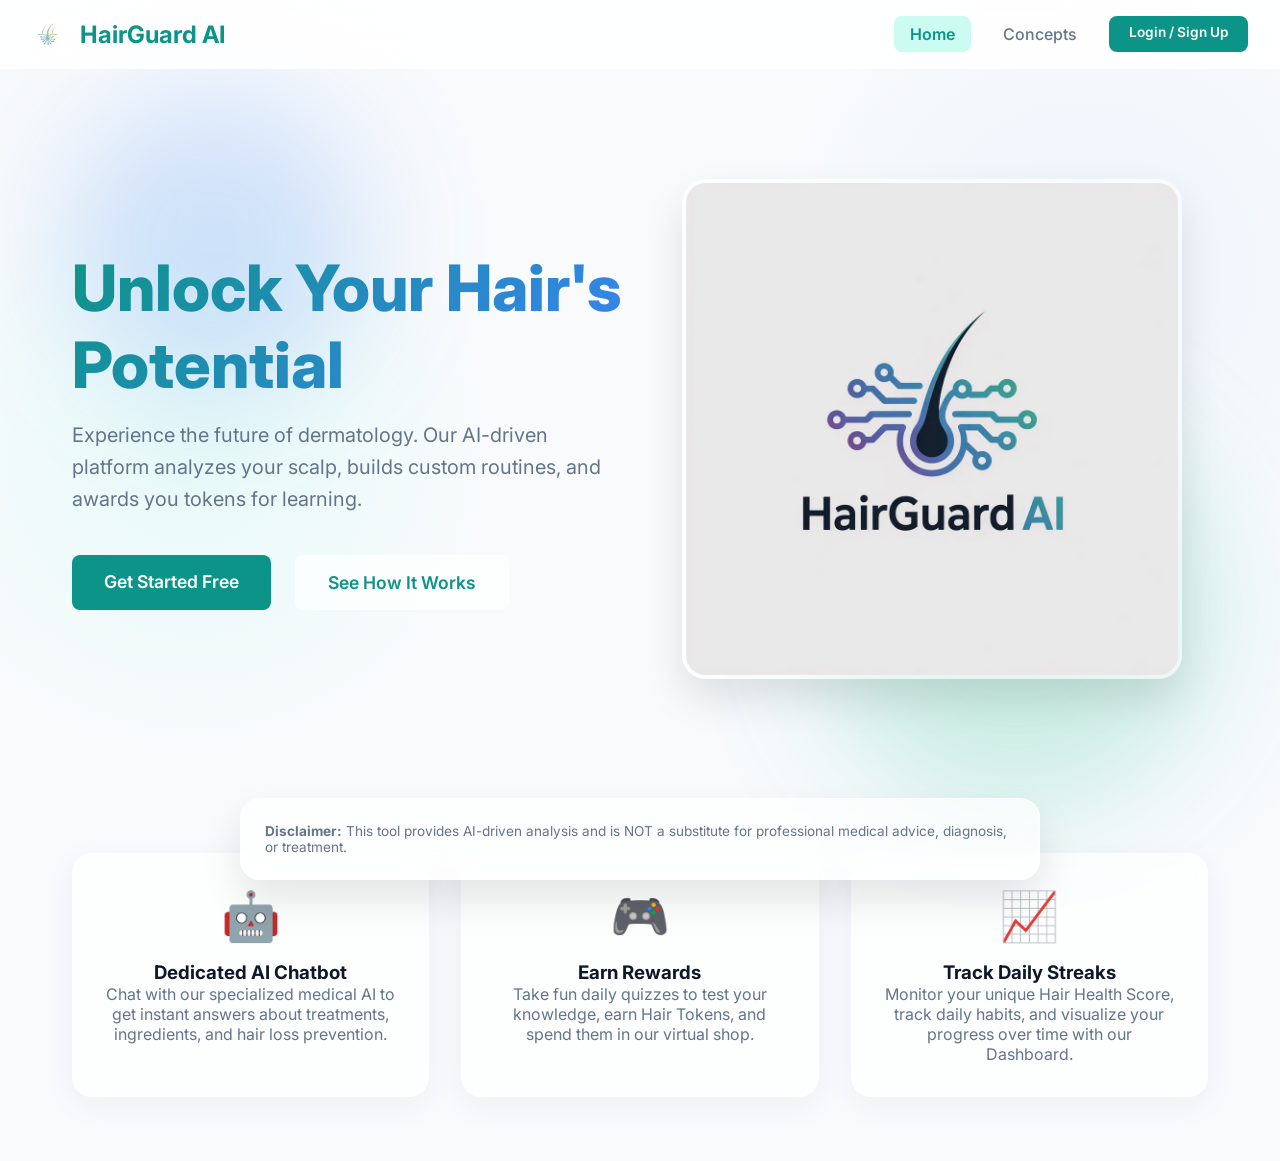
<file: frontend/index.html>
<!DOCTYPE html>
<html lang="en">

<head>
    <meta charset="UTF-8">
    <meta name="viewport" content="width=device-width, initial-scale=1.0">
    <title>HairGuard AI - Your Personal Hair Wellness Advisor</title>
    <link rel="stylesheet" href="styles.css">
    <link href="https://fonts.googleapis.com/css2?family=Inter:wght@300;400;500;600;700;800&display=swap"
        rel="stylesheet">
    <style>
        .hero-section {
            min-height: 80vh;
            display: grid;
            grid-template-columns: 1fr 1fr;
            gap: 2rem;
            align-items: center;
            padding: 2rem;
            position: relative;
            z-index: 10;
            max-width: 1200px;
            margin: 0 auto;
        }

        .hero-content {
            text-align: left;
        }

        .hero-image-container {
            display: flex;
            justify-content: center;
            align-items: center;
            position: relative;
        }

        .hero-image {
            width: 100%;
            max-width: 500px;
            border-radius: 24px;
            box-shadow: 0 20px 40px rgba(0, 0, 0, 0.1);
            border: 4px solid var(--glass-border);
            animation: float 8s ease-in-out infinite;
        }

        .hero-title {
            font-size: 4rem;
            font-weight: 800;
            margin-bottom: 1rem;
            background: linear-gradient(135deg, var(--primary-color), var(--secondary-color));
            background-clip: text;
            -webkit-background-clip: text;
            -webkit-text-fill-color: transparent;
            animation: float 6s ease-in-out infinite;
        }

        .hero-subtitle {
            font-size: 1.25rem;
            color: var(--text-muted);
            max-width: 600px;
            margin-bottom: 2.5rem;
            line-height: 1.6;
        }

        .cta-buttons {
            display: flex;
            gap: 1.5rem;
        }

        .features-grid {
            display: grid;
            grid-template-columns: repeat(auto-fit, minmax(280px, 1fr));
            gap: 2rem;
            padding: 4rem 2rem;
            max-width: 1200px;
            margin: 0 auto;
        }

        .feature-card {
            text-align: center;
            padding: 2rem;
            transition: transform 0.3s ease;
        }

        .feature-card:hover {
            transform: translateY(-10px);
        }

        .feature-icon-large {
            font-size: 3rem;
            margin-bottom: 1rem;
        }

        /* Floating background elements for aesthetics */
        .blob-1 {
            position: absolute;
            top: 10%;
            left: 5%;
            width: 300px;
            height: 300px;
            background: rgba(59, 130, 246, 0.2);
            border-radius: 50%;
            filter: blur(60px);
            z-index: -1;
            animation: float 10s ease-in-out infinite reverse;
        }

        .blob-2 {
            position: absolute;
            bottom: 10%;
            right: 5%;
            width: 400px;
            height: 400px;
            background: rgba(16, 185, 129, 0.2);
            border-radius: 50%;
            filter: blur(60px);
            z-index: -1;
            animation: float 12s ease-in-out infinite;
        }
    </style>
</head>

<body>
    <div class="blob-1"></div>
    <div class="blob-2"></div>

    <div id="app">
        <header>
            <nav class="glass-nav">
                <div class="logo" style="display: flex; align-items: center;">
                    <img src="icon_logo.png" alt="HairGuard AI Logo"
                        style="height: 32px; width: auto; margin-right: 8px;"> HairGuard AI
                </div>
                <div class="nav-links">
                    <a href="index.html" class="nav-btn active link-btn" style="text-decoration:none;">Home</a>
                    <a href="concept.html" class="nav-btn link-btn" style="text-decoration:none;">Concepts</a>
                    <a href="login.html" class="btn-primary small"
                        style="text-decoration:none; padding: 0.5rem 1.25rem;">Login / Sign Up</a>
                </div>
            </nav>
        </header>

        <main>
            <section class="hero-section fade-in">
                <div class="hero-content">
                    <h1 class="hero-title">Unlock Your Hair's Potential</h1>
                    <p class="hero-subtitle">Experience the future of dermatology. Our AI-driven platform analyzes your
                        scalp, builds custom routines, and awards you tokens for learning.</p>
                    <div class="cta-buttons">
                        <a href="login.html" class="btn-primary"
                            style="text-decoration: none; padding: 1rem 2rem; font-size: 1.1rem;">Get Started Free</a>
                        <a href="concept.html" class="btn-secondary"
                            style="text-decoration: none; padding: 1rem 2rem; font-size: 1.1rem; border: 1px solid var(--glass-border); background: var(--glass-bg);">See
                            How It Works</a>
                    </div>
                </div>
                <div class="hero-image-container fade-in" style="animation-delay: 0.2s;">
                    <img src="main_logo.png" style="background-color: transparent; mix-blend-mode: multiply;"
                        alt="HairGuard AI Main Logo" class="hero-image">
                </div>
            </section>

            <section class="features-grid">
                <div class="glass-card feature-card fade-in" style="animation-delay: 0.1s;">
                    <div class="feature-icon-large">🤖</div>
                    <h3 class="mb-2">Dedicated AI Chatbot</h3>
                    <p class="text-muted">Chat with our specialized medical AI to get instant answers about treatments,
                        ingredients, and hair loss prevention.</p>
                </div>

                <div class="glass-card feature-card fade-in" style="animation-delay: 0.2s;">
                    <div class="feature-icon-large">🎮</div>
                    <h3 class="mb-2">Earn Rewards</h3>
                    <p class="text-muted">Take fun daily quizzes to test your knowledge, earn Hair Tokens, and spend
                        them in our virtual shop.</p>
                </div>

                <div class="glass-card feature-card fade-in" style="animation-delay: 0.3s;">
                    <div class="feature-icon-large">📈</div>
                    <h3 class="mb-2">Track Daily Streaks</h3>
                    <p class="text-muted">Monitor your unique Hair Health Score, track daily habits, and visualize your
                        progress over time with our Dashboard.</p>
                </div>
    </div>
    </section>


    </main>

    <div class="medical-disclaimer glass-card" style="margin-top: auto;">
        <p><strong>Disclaimer:</strong> This tool provides AI-driven analysis and is NOT a substitute for
            professional medical advice, diagnosis, or treatment.</p>
    </div>
    </div>
</body>

</html>
</file>
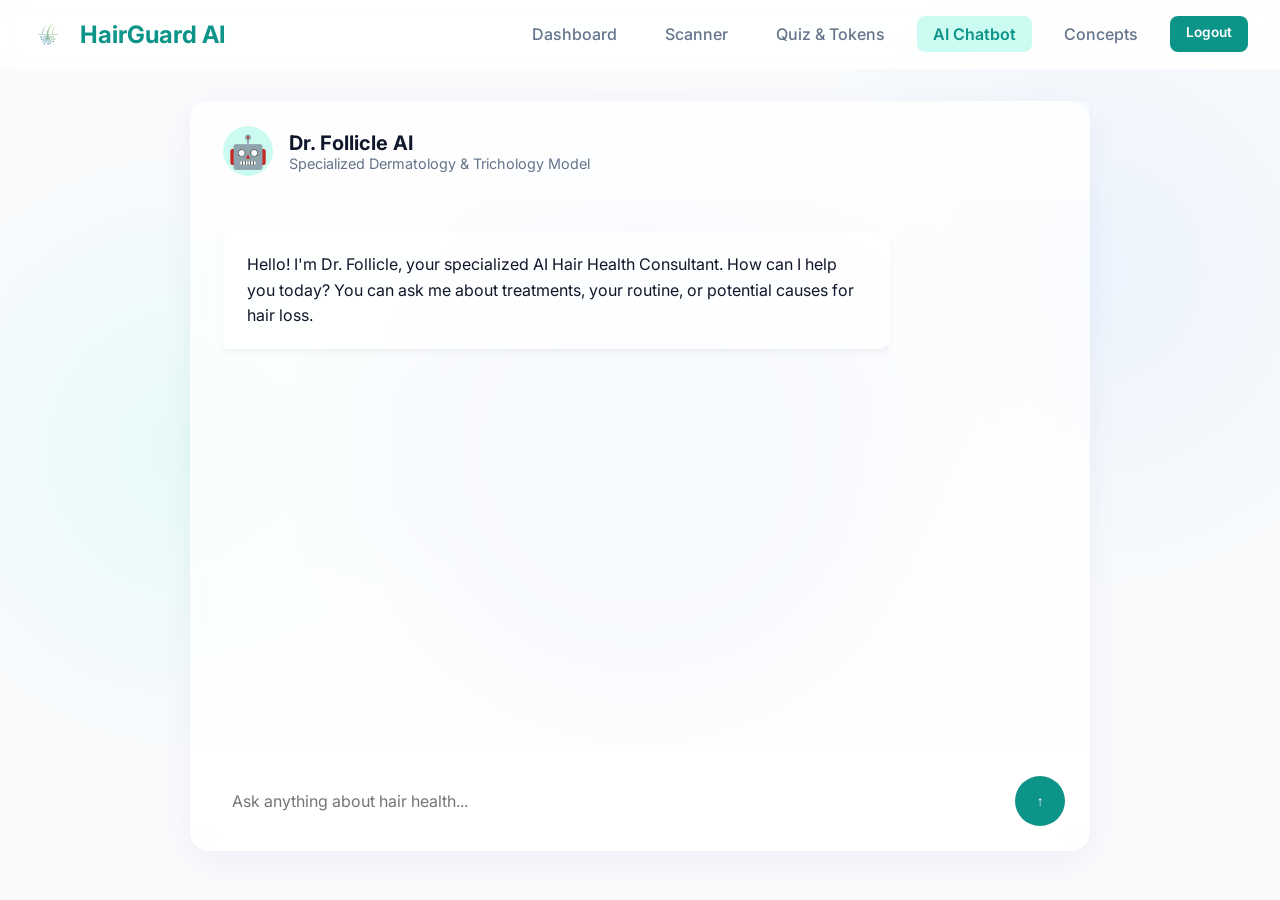
<file: frontend/chatbot.html>
<!DOCTYPE html>
<html lang="en">

<head>
    <meta charset="UTF-8">
    <meta name="viewport" content="width=device-width, initial-scale=1.0">
    <title>AI Hair Consultant - HairGuard AI</title>
    <link rel="stylesheet" href="styles.css">
    <link href="https://fonts.googleapis.com/css2?family=Inter:wght@300;400;500;600;700&display=swap" rel="stylesheet">
    <style>
        .chat-layout {
            display: flex;
            flex-direction: column;
            height: calc(100vh - 150px);
            max-width: 900px;
            margin: 0 auto;
        }

        .chat-history {
            flex-grow: 1;
            overflow-y: auto;
            padding: 2rem;
            display: flex;
            flex-direction: column;
            gap: 1.5rem;
            scrollbar-width: thin;
        }

        .message {
            max-width: 80%;
            padding: 1.25rem 1.5rem;
            border-radius: 12px;
            line-height: 1.6;
            animation: slideUp 0.3s ease;
        }

        .bot-message {
            background: rgba(255, 255, 255, 0.7);
            border: 1px solid var(--border);
            align-self: flex-start;
            border-bottom-left-radius: 4px;
        }

        .user-message {
            background: linear-gradient(135deg, var(--primary), var(--secondary));
            color: white;
            align-self: flex-end;
            border-bottom-right-radius: 4px;
        }

        .chat-input-area {
            display: flex;
            gap: 1rem;
            padding: 1.5rem;
            background: rgba(255, 255, 255, 0.5);
            backdrop-filter: blur(10px);
            border-top: 1px solid var(--border);
            border-radius: 0 0 16px 16px;
        }

        .chat-input-area input {
            flex-grow: 1;
            padding: 1rem 1.5rem;
            border-radius: 2rem;
            border: 1px solid var(--border);
            background: white;
            font-size: 1.05rem;
        }

        .chat-input-area input:focus {
            outline: none;
            border-color: var(--primary);
            box-shadow: 0 0 0 3px rgba(37, 99, 235, 0.2);
        }

        .send-btn {
            border-radius: 50%;
            width: 50px;
            height: 50px;
            display: flex;
            align-items: center;
            justify-content: center;
            padding: 0;
            cursor: pointer;
        }

        /* Blob */
        .blob-chat {
            position: absolute;
            transform: translate(-50%, -50%);
            top: 50%;
            left: 50%;
            width: 500px;
            height: 500px;
            background: rgba(37, 99, 235, 0.1);
            border-radius: 50%;
            filter: blur(60px);
            z-index: -1;
            animation: float 10s ease-in-out infinite;
        }
    </style>
</head>

<body>
    <div class="blob-chat"></div>

    <div id="app">
        <header>
            <nav class="glass-nav">
                <div class="logo" style="display: flex; align-items: center;">
                    <img src="icon_logo.png" alt="HairGuard AI Logo"
                        style="height: 32px; width: auto; margin-right: 8px;"> HairGuard AI
                </div>
                <div class="nav-links">
                    <a href="dashboard.html" class="nav-btn link-btn" style="text-decoration:none;">Dashboard</a>
                    <a href="scanner.html" class="nav-btn link-btn" style="text-decoration:none;">Scanner</a>
                    <a href="quiz.html" class="nav-btn link-btn" style="text-decoration:none;">Quiz & Tokens</a>
                    <a href="chatbot.html" class="nav-btn active link-btn" style="text-decoration:none;">AI Chatbot</a>
                    <a href="concept.html" class="nav-btn link-btn" style="text-decoration:none;">Concepts</a>
                    <a href="login.html" class="btn-primary small"
                        style="text-decoration:none; padding: 0.5rem 1rem;">Logout</a>
                </div>
            </nav>
        </header>

        <main id="main-content">
            <div class="chat-layout glass-card fade-in" style="padding:0;">

                <div class="chat-header"
                    style="padding: 1.5rem 2rem; border-bottom: 1px solid var(--border); display: flex; align-items: center; gap: 1rem;">
                    <div class="bot-avatar" style="font-size: 2rem;">🤖</div>
                    <div>
                        <h2 style="margin:0; font-size: 1.25rem;">Dr. Follicle AI</h2>
                        <p class="subtitle" style="margin:0; font-size: 0.9rem;">Specialized Dermatology & Trichology
                            Model</p>
                    </div>
                </div>

                <div class="chat-history" id="chat-history">
                    <div class="message bot-message">
                        <p>Hello! I'm Dr. Follicle, your specialized AI Hair Health Consultant. How can I help you
                            today? You can ask me about treatments, your routine, or potential causes for hair loss.</p>
                    </div>
                </div>

                <div class="chat-input-area">
                    <input type="text" id="chat-input" placeholder="Ask anything about hair health..."
                        autocomplete="off">
                    <button id="send-btn" class="btn-primary send-btn" onclick="sendMessage()">
                        <span>↑</span>
                    </button>
                </div>

            </div>
        </main>
    </div>

    <script>
        const chatInput = document.getElementById('chat-input');
        const chatHistory = document.getElementById('chat-history');

        chatInput.addEventListener('keypress', function (e) {
            if (e.key === 'Enter') {
                sendMessage();
            }
        });

        async function sendMessage() {
            const query = chatInput.value.trim();
            if (!query) return;

            // Add user message
            const userMsg = document.createElement('div');
            userMsg.className = 'message user-message';
            userMsg.innerHTML = `<p>${query}</p>`;
            chatHistory.appendChild(userMsg);

            chatInput.value = '';
            chatHistory.scrollTop = chatHistory.scrollHeight;

            // Show typing indicator
            const typingIndicator = document.createElement('div');
            typingIndicator.className = 'message bot-message fade-in';
            typingIndicator.id = 'typing-indicator';
            typingIndicator.innerHTML = '<p><em>Dr. Follicle is typing...</em></p>';
            chatHistory.appendChild(typingIndicator);
            chatHistory.scrollTop = chatHistory.scrollHeight;

            try {
                // Call backend API
                const response = await fetch('http://127.0.0.1:8000/api/chat', {
                    method: 'POST',
                    headers: { 'Content-Type': 'application/json' },
                    body: JSON.stringify({ message: query })
                });

                const data = await response.json();

                // Remove typing indicator
                const tempIndicator = document.getElementById('typing-indicator');
                if (tempIndicator) tempIndicator.remove();

                // Format simple markdown into HTML (bold and line breaks)
                const formattedHtml = data.response
                    .replace(/\n\n/g, '</p><p>')
                    .replace(/\n/g, '<br>')
                    .replace(/\*\*(.*?)\*\*/g, '<strong>$1</strong>')
                    .replace(/### (.*?)\<br\>/g, '<h3>$1</h3>')
                    .replace(/\*(.*?)\*/g, '<em>$1</em>');

                const botMsg = document.createElement('div');
                botMsg.className = 'message bot-message fade-in';
                botMsg.innerHTML = `<p>${formattedHtml}</p>`;
                chatHistory.appendChild(botMsg);
                chatHistory.scrollTop = chatHistory.scrollHeight;

            } catch (error) {
                // Remove typing indicator
                const tempIndicator = document.getElementById('typing-indicator');
                if (tempIndicator) tempIndicator.remove();

                const botMsg = document.createElement('div');
                botMsg.className = 'message bot-message fade-in';
                botMsg.innerHTML = `<p style="color: red;">Cannot connect to AI server. Please ensure the backend is running.</p>`;
                chatHistory.appendChild(botMsg);
            }
        }
    </script>
</body>

</html>
</file>
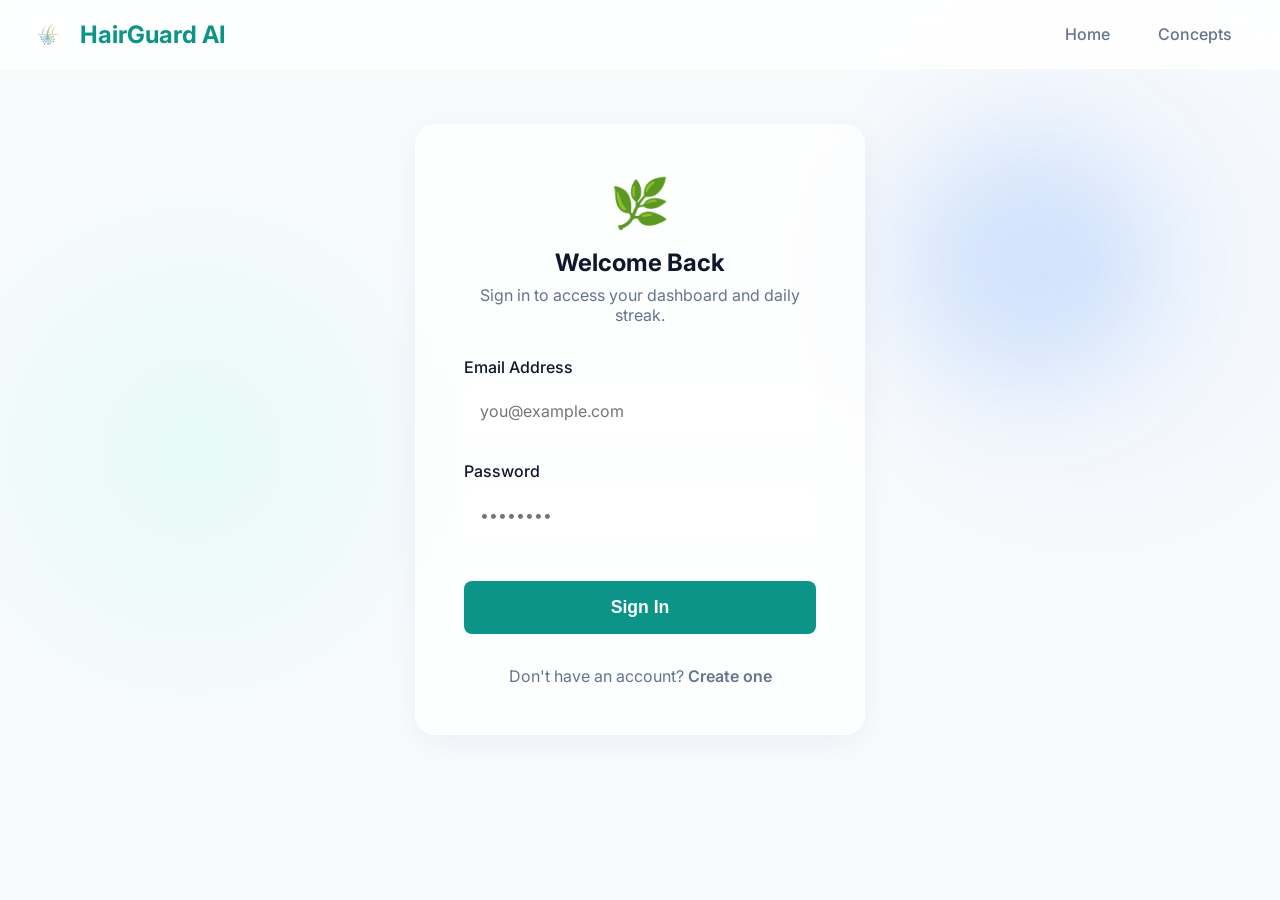
<file: frontend/login.html>
<!DOCTYPE html>
<html lang="en">

<head>
    <meta charset="UTF-8">
    <meta name="viewport" content="width=device-width, initial-scale=1.0">
    <title>Login - HairGuard AI</title>
    <link rel="stylesheet" href="styles.css">
    <link href="https://fonts.googleapis.com/css2?family=Inter:wght@300;400;500;600;700;800&display=swap"
        rel="stylesheet">
    <style>
        .auth-container {
            min-height: 80vh;
            display: flex;
            align-items: center;
            justify-content: center;
            padding: 2rem;
        }

        .auth-card {
            width: 100%;
            max-width: 450px;
            padding: 3rem;
            text-align: center;
        }

        .auth-logo {
            font-size: 3rem;
            margin-bottom: 1rem;
        }

        .form-group {
            margin-bottom: 1.5rem;
            text-align: left;
        }

        .form-label {
            display: block;
            margin-bottom: 0.5rem;
            font-weight: 500;
            color: var(--text);
        }

        .form-input {
            width: 100%;
            padding: 1rem;
            background: rgba(255, 255, 255, 0.7);
            border: 1px solid var(--border);
            border-radius: 8px;
            font-size: 1rem;
            transition: all 0.2s ease;
        }

        .form-input:focus {
            outline: none;
            border-color: var(--primary);
            box-shadow: 0 0 0 3px rgba(37, 99, 235, 0.2);
            background: #fff;
        }

        .auth-toggle {
            margin-top: 2rem;
            color: var(--text-muted);
        }

        .auth-toggle a {
            color: var(--primary);
            font-weight: 600;
            text-decoration: none;
            cursor: pointer;
        }

        .auth-toggle a:hover {
            text-decoration: underline;
        }

        /* Blobs */
        .blob-3 {
            position: absolute;
            top: 15%;
            right: 10%;
            width: 250px;
            height: 250px;
            background: rgba(59, 130, 246, 0.15);
            border-radius: 50%;
            filter: blur(50px);
            z-index: -1;
            animation: float 14s ease-in-out infinite;
        }
    </style>
</head>

<body>
    <div class="blob-3"></div>

    <div id="app">
        <header>
            <nav class="glass-nav">
                <div class="logo" style="display: flex; align-items: center;">
                    <img src="icon_logo.png" alt="HairGuard AI Logo"
                        style="height: 32px; width: auto; margin-right: 8px;"> HairGuard AI
                </div>
                <div class="nav-links">
                    <a href="index.html" class="nav-btn link-btn" style="text-decoration:none;">Home</a>
                    <a href="concept.html" class="nav-btn link-btn" style="text-decoration:none;">Concepts</a>
                </div>
            </nav>
        </header>

        <main class="auth-container">
            <div class="glass-card auth-card fade-in">
                <div class="auth-logo">🌿</div>
                <h2 style="margin-bottom: 0.5rem;">Welcome Back</h2>
                <p class="subtitle" style="margin-bottom: 2rem;">Sign in to access your dashboard and daily streak.</p>

                <form id="login-form" action="dashboard.html"
                    onsubmit="window.location.href='dashboard.html'; return false;">
                    <div class="form-group">
                        <label class="form-label" for="email">Email Address</label>
                        <input type="email" id="email" class="form-input" placeholder="you@example.com" required>
                    </div>

                    <div class="form-group">
                        <label class="form-label" for="password">Password</label>
                        <input type="password" id="password" class="form-input" placeholder="••••••••" required>
                    </div>

                    <button type="submit" class="btn-primary w-full"
                        style="padding: 1rem; font-size: 1.1rem; margin-top: 1rem;">Sign In</button>
                </form>

                <p class="auth-toggle">Don't have an account? <a href="#">Create one</a></p>
            </div>
        </main>
    </div>
</body>

</html>
</file>
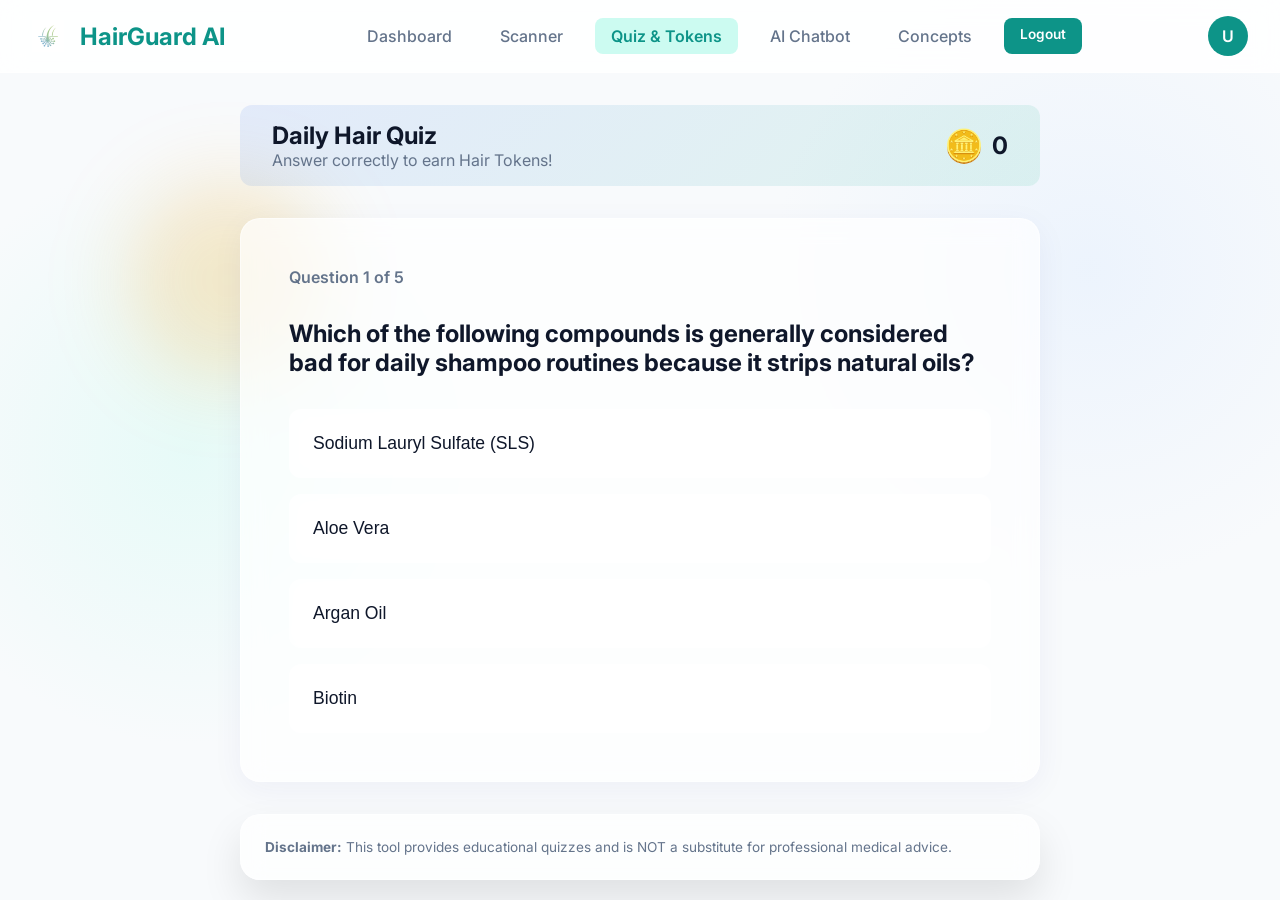
<file: frontend/quiz.html>
<!DOCTYPE html>
<html lang="en">

<head>
    <meta charset="UTF-8">
    <meta name="viewport" content="width=device-width, initial-scale=1.0">
    <title>Earn Hair Tokens - HairGuard AI</title>
    <link rel="stylesheet" href="styles.css">
    <link href="https://fonts.googleapis.com/css2?family=Inter:wght@300;400;500;600;700;800&display=swap"
        rel="stylesheet">
    <style>
        .quiz-container {
            max-width: 800px;
            margin: 2rem auto;
            min-height: 60vh;
        }

        .token-header {
            display: flex;
            justify-content: space-between;
            align-items: center;
            padding: 1rem 2rem;
            background: linear-gradient(135deg, rgba(37, 99, 235, 0.1), rgba(16, 185, 129, 0.1));
            border-radius: 12px;
            border: 1px solid var(--border);
            margin-bottom: 2rem;
        }

        .token-balance {
            display: flex;
            align-items: center;
            gap: 0.5rem;
            font-size: 1.5rem;
            font-weight: 700;
        }

        .token-icon {
            font-size: 2rem;
            animation: bounce 2s infinite;
        }

        .question-card {
            padding: 3rem;
        }

        .options-grid {
            display: grid;
            grid-template-columns: 1fr;
            gap: 1rem;
            margin-top: 2rem;
        }

        .option-btn {
            padding: 1.5rem;
            border-radius: 12px;
            border: 2px solid var(--border);
            background: rgba(255, 255, 255, 0.6);
            backdrop-filter: blur(10px);
            cursor: pointer;
            transition: all 0.2s ease;
            font-size: 1.1rem;
            font-weight: 500;
            color: var(--text);
            text-align: left;
        }

        .option-btn:hover {
            border-color: var(--primary);
            background: rgba(255, 255, 255, 0.9);
            transform: translateX(5px);
        }

        .option-btn.correct {
            background: rgba(16, 185, 129, 0.2);
            border-color: var(--success);
            color: var(--success);
        }

        .option-btn.wrong {
            background: rgba(239, 68, 68, 0.2);
            border-color: var(--danger);
            color: var(--danger);
        }

        .quiz-progress {
            margin-bottom: 2rem;
            font-weight: 600;
            color: var(--text-muted);
        }

        /* Blob */
        .blob-quiz {
            position: absolute;
            top: 20%;
            left: 10%;
            width: 200px;
            height: 200px;
            background: rgba(245, 158, 11, 0.2);
            border-radius: 50%;
            filter: blur(40px);
            z-index: -1;
            animation: float 8s ease-in-out infinite;
        }
    </style>
</head>

<body>
    <div class="blob-quiz"></div>

    <div id="app">
        <header>
            <nav class="glass-nav">
                <div class="logo" style="display: flex; align-items: center;">
                    <img src="icon_logo.png" alt="HairGuard AI Logo"
                        style="height: 32px; width: auto; margin-right: 8px;"> HairGuard AI
                </div>
                <div class="nav-links">
                    <a href="dashboard.html" class="nav-btn link-btn" style="text-decoration:none;">Dashboard</a>
                    <a href="scanner.html" class="nav-btn link-btn" style="text-decoration:none;">Scanner</a>
                    <a href="quiz.html" class="nav-btn active link-btn" style="text-decoration:none;">Quiz & Tokens</a>
                    <a href="chatbot.html" class="nav-btn link-btn" style="text-decoration:none;">AI Chatbot</a>
                    <a href="concept.html" class="nav-btn link-btn" style="text-decoration:none;">Concepts</a>
                    <a href="login.html" class="btn-primary small"
                        style="text-decoration:none; padding: 0.5rem 1rem;">Logout</a>
                </div>
                <div class="user-profile">
                    <div class="avatar">U</div>
                </div>
            </nav>
        </header>

        <main id="main-content">
            <div class="quiz-container fade-in">

                <div class="token-header">
                    <div>
                        <h2 style="margin:0;">Daily Hair Quiz</h2>
                        <p class="text-muted" style="margin:0;">Answer correctly to earn Hair Tokens!</p>
                    </div>
                    <div class="token-balance">
                        <span class="token-icon">🪙</span>
                        <span id="token-count">0</span>
                    </div>
                </div>

                <div class="glass-card question-card" id="quiz-block">
                    <div class="quiz-progress">Question <span id="current-q">1</span> of 5</div>
                    <h2 id="question-text">Which of the following compounds is generally considered bad for daily
                        shampoo routines because it strips natural oils?</h2>

                    <div class="options-grid" id="options-container">
                        <button class="option-btn" onclick="checkAnswer(this, true)">Sodium Lauryl Sulfate
                            (SLS)</button>
                        <button class="option-btn" onclick="checkAnswer(this, false)">Aloe Vera</button>
                        <button class="option-btn" onclick="checkAnswer(this, false)">Argan Oil</button>
                        <button class="option-btn" onclick="checkAnswer(this, false)">Biotin</button>
                    </div>

                    <div id="quiz-feedback" class="mt-4 fade-in"
                        style="display: none; padding: 1rem; border-radius: 8px;">
                        <h3 id="feedback-title"></h3>
                        <p id="feedback-desc" class="mt-1"></p>
                        <button class="btn-primary mt-2" onclick="nextQuestion()">Next Question ➔</button>
                    </div>
                </div>

            </div>
        </main>

        <div class="medical-disclaimer glass-card">
            <p><strong>Disclaimer:</strong> This tool provides educational quizzes and is NOT a substitute for
                professional medical advice.</p>
        </div>
    </div>

    <script>
        // Simple inline logic for this demo page. Will be expanded in app.js
        let tokens = parseInt(localStorage.getItem('hair_tokens') || '0');
        document.getElementById('token-count').innerText = tokens;

        function checkAnswer(btn, isCorrect) {
            // Disable all buttons
            const buttons = document.querySelectorAll('.option-btn');
            buttons.forEach(b => b.disabled = true);

            const feedbackBox = document.getElementById('quiz-feedback');
            const title = document.getElementById('feedback-title');
            const desc = document.getElementById('feedback-desc');

            feedbackBox.style.display = 'block';

            if (isCorrect) {
                btn.classList.add('correct');
                feedbackBox.style.background = 'rgba(16, 185, 129, 0.1)';
                title.innerText = "Correct! 🎉";
                title.style.color = "var(--success)";
                desc.innerText = "SLS is a harsh detergent that strips scalp oils. You earned +5 Tokens!";
                tokens += 5;
                localStorage.setItem('hair_tokens', tokens);

                // Animate token counter
                const tokenElement = document.getElementById('token-count');
                tokenElement.innerText = tokens;
                tokenElement.style.color = 'var(--success)';
                tokenElement.style.transform = 'scale(1.2)';
                setTimeout(() => {
                    tokenElement.style.transform = 'scale(1)';
                    tokenElement.style.color = 'inherit';
                }, 300);

            } else {
                btn.classList.add('wrong');
                feedbackBox.style.background = 'rgba(239, 68, 68, 0.1)';
                title.innerText = "Not quite.";
                title.style.color = "var(--danger)";
                desc.innerText = "The correct answer was Sodium Lauryl Sulfate (SLS).";

                // Highlight correct one
                buttons.forEach(b => {
                    if (b.innerText.includes("Sulfate")) b.classList.add('correct');
                });
            }
        }

        function nextQuestion() {
            alert("More questions can be loaded dynamically here! For now, congratulations on earning tokens.");
        }
    </script>
</body>

</html>
</file>
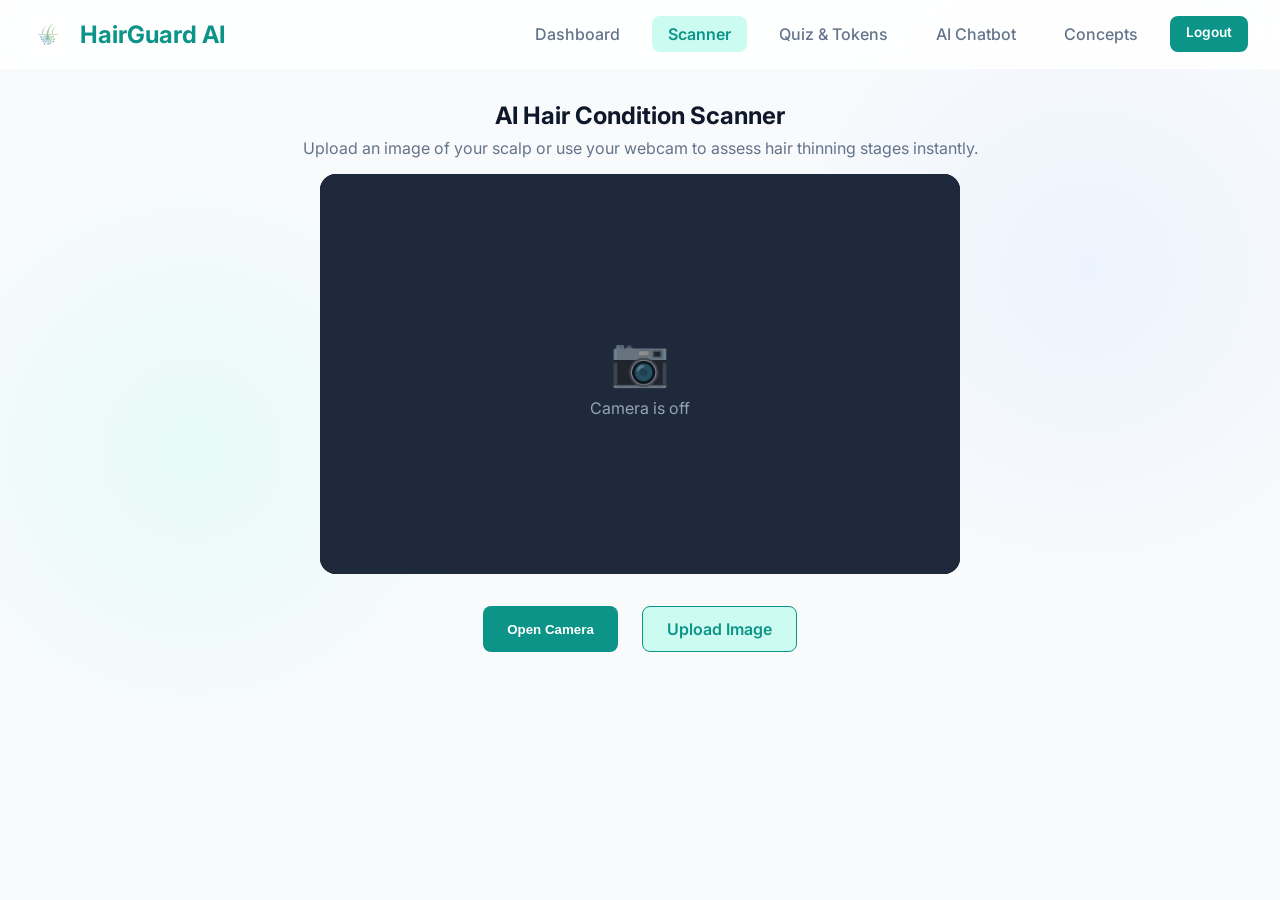
<file: frontend/scanner.html>
<!DOCTYPE html>
<html lang="en">

<head>
    <meta charset="UTF-8">
    <meta name="viewport" content="width=device-width, initial-scale=1.0">
    <title>AI Scanner - HairGuard AI</title>
    <link rel="stylesheet" href="styles.css">
    <link href="https://fonts.googleapis.com/css2?family=Inter:wght@300;400;500;600;700&display=swap" rel="stylesheet">
    <style>
        .scanner-layout {
            max-width: 800px;
            margin: 2rem auto;
            text-align: center;
        }

        .video-wrapper {
            position: relative;
            width: 100%;
            height: 400px;
            background: #1e293b;
            border-radius: 16px;
            overflow: hidden;
            display: flex;
            align-items: center;
            justify-content: center;
            box-shadow: inset 0 0 20px rgba(0, 0, 0, 0.5);
            border: 4px solid var(--border);
        }

        .placeholder-box {
            color: #94a3b8;
            display: flex;
            flex-direction: column;
            align-items: center;
        }

        .camera-icon {
            font-size: 3rem;
            margin-bottom: 0.5rem;
        }

        .scanner-controls {
            display: flex;
            justify-content: center;
            gap: 1.5rem;
            margin-top: 2rem;
        }

        .analysis-results {
            background: rgba(255, 255, 255, 0.8);
            backdrop-filter: blur(10px);
            border-radius: 16px;
            padding: 2rem;
            text-align: left;
            margin-top: 2rem;
            border: 1px solid var(--border);
        }

        video {
            width: 100%;
            height: 100%;
            object-fit: cover;
        }
    </style>
</head>

<body>
    <div id="app">
        <header>
            <nav class="glass-nav">
                <div class="logo" style="display: flex; align-items: center;">
                    <img src="icon_logo.png" alt="HairGuard AI Logo"
                        style="height: 32px; width: auto; margin-right: 8px;"> HairGuard AI
                </div>
                <div class="nav-links">
                    <a href="dashboard.html" class="nav-btn link-btn" style="text-decoration:none;">Dashboard</a>
                    <a href="scanner.html" class="nav-btn active link-btn" style="text-decoration:none;">Scanner</a>
                    <a href="quiz.html" class="nav-btn link-btn" style="text-decoration:none;">Quiz & Tokens</a>
                    <a href="chatbot.html" class="nav-btn link-btn" style="text-decoration:none;">AI Chatbot</a>
                    <a href="concept.html" class="nav-btn link-btn" style="text-decoration:none;">Concepts</a>
                    <a href="login.html" class="btn-primary small"
                        style="text-decoration:none; padding: 0.5rem 1rem;">Logout</a>
                </div>
            </nav>
        </header>

        <main id="main-content">
            <div class="scanner-layout fade-in">
                <h2>AI Hair Condition Scanner</h2>
                <p class="subtitle mt-2">Upload an image of your scalp or use your webcam to assess hair thinning stages
                    instantly.</p>

                <div class="scanner-interface mt-4">
                    <div class="video-wrapper">
                        <video id="webcam-video" autoplay playsinline style="display: none;"></video>
                        <canvas id="snapshot-canvas" style="display: none;"></canvas>
                        <div id="scanner-placeholder" class="placeholder-box">
                            <span class="camera-icon">📷</span>
                            <p>Camera is off</p>
                        </div>
                    </div>

                    <div class="scanner-controls">
                        <button id="btn-camera" class="btn-primary">
                            <span>Open Camera</span>
                        </button>
                        <button id="btn-capture" class="btn-primary" style="display: none;">
                            <span>Capture Image</span>
                        </button>
                        <label for="img-upload" class="btn-secondary">
                            <span>Upload Image</span>
                        </label>
                        <input type="file" id="img-upload" accept="image/*" style="display: none;">
                    </div>
                </div>

                <div id="analysis-results" class="analysis-results fade-in" style="display: none;">
                    <h3>Analysis Complete</h3>
                    <div class="result-breakdown mt-2">
                        <p><strong>Predicted Stage:</strong> <span id="res-condition"
                                class="highlight">Analyzing...</span></p>
                        <p><strong>Confidence:</strong> <span id="res-confidence">--</span>%</p>
                        <div class="progress-track mt-2">
                            <div class="progress-bar bg-success" id="res-progress" style="width: 0%;"></div>
                        </div>
                        <p class="subtitle mt-2">Recommendation: <span id="res-recommendation">--</span></p>
                    </div>
                </div>
            </div>
        </main>
    </div>

    <!-- We'll continue to use app.js but the scanner specific logic in app.js must execute conditionally if elements exist -->
    <script src="app.js"></script>
</body>

</html>
</file>
<file: frontend/styles.css>
:root {
    --primary-color: #0d9488;
    /* Teal / Green accent */
    --primary-light: #ccfbf1;
    --secondary-color: #3b82f6;
    /* Blue accent */
    --bg-color: #f8fafc;
    --text-main: #0f172a;
    --text-muted: #64748b;
    --glass-bg: rgba(255, 255, 255, 0.7);
    --glass-border: rgba(255, 255, 255, 0.5);
    --glass-shadow: 0 8px 32px 0 rgba(31, 38, 135, 0.05);

    --success: #10b981;
    --warning: #f59e0b;
    --danger: #ef4444;
}

* {
    margin: 0;
    padding: 0;
    box-sizing: border-box;
}

body {
    font-family: 'Inter', sans-serif;
    background: var(--bg-color);
    background-image: radial-gradient(circle at 15% 50%, rgba(204, 251, 241, 0.4), transparent 25%),
        radial-gradient(circle at 85% 30%, rgba(219, 234, 254, 0.4), transparent 25%);
    background-attachment: fixed;
    color: var(--text-main);
    min-height: 100vh;
}

/* Glassmorphism Utilities */
.glass-nav {
    background: rgba(255, 255, 255, 0.85);
    backdrop-filter: blur(12px);
    -webkit-backdrop-filter: blur(12px);
    border-bottom: 1px solid var(--glass-border);
    padding: 1rem 2rem;
    display: flex;
    justify-content: space-between;
    align-items: center;
    position: sticky;
    top: 0;
    z-index: 100;
}

.glass-card {
    background: var(--glass-bg);
    backdrop-filter: blur(12px);
    -webkit-backdrop-filter: blur(12px);
    border: 1px solid var(--glass-border);
    border-radius: 20px;
    box-shadow: var(--glass-shadow);
    padding: 1.5rem;
    transition: transform 0.3s ease, box-shadow 0.3s ease;
}

.glass-card:hover {
    transform: translateY(-5px);
    box-shadow: 0 12px 40px 0 rgba(31, 38, 135, 0.1);
}

/* Navigation */
.logo {
    font-size: 1.5rem;
    font-weight: 700;
    color: var(--primary-color);
    display: flex;
    align-items: center;
    gap: 0.5rem;
}

.nav-links {
    display: flex;
    gap: 1rem;
}

.nav-btn {
    background: transparent;
    border: none;
    padding: 0.5rem 1rem;
    font-size: 1rem;
    font-weight: 500;
    color: var(--text-muted);
    cursor: pointer;
    border-radius: 8px;
    transition: all 0.3s ease;
}

.nav-btn:hover {
    color: var(--primary-color);
    background: var(--primary-light);
}

.nav-btn.active {
    color: var(--primary-color);
    background: var(--primary-light);
    font-weight: 600;
}

.user-profile .avatar {
    width: 40px;
    height: 40px;
    background: var(--primary-color);
    color: white;
    border-radius: 50%;
    display: flex;
    align-items: center;
    justify-content: center;
    font-weight: 600;
    cursor: pointer;
}

/* Layout */
#main-content {
    max-width: 1200px;
    margin: 2rem auto;
    padding: 0 1rem;
}

/* Typography elements */
h1,
h2,
h3 {
    color: var(--text-main);
}

.highlight {
    color: var(--primary-color);
}

.subtitle {
    color: var(--text-muted);
    margin-top: 0.5rem;
}

/* Dashboard Grid */
.dashboard-container {
    display: flex;
    flex-direction: column;
    gap: 2rem;
}

.metrics-grid {
    display: grid;
    grid-template-columns: repeat(auto-fit, minmax(280px, 1fr));
    gap: 1.5rem;
}

.full-width {
    grid-column: 1 / -1;
}

.main-score-card {
    text-align: center;
}

.score-circle {
    width: 140px;
    height: 140px;
    margin: 1rem auto;
}

/* Circular Chart */
.circular-chart {
    display: block;
    margin: 0 auto;
    max-width: 80%;
    max-height: 250px;
}

.circle-bg {
    fill: none;
    stroke: #e2e8f0;
    stroke-width: 3.8;
}

.circle {
    fill: none;
    stroke-width: 2.8;
    stroke-linecap: round;
    animation: progress 1s ease-out forwards;
}

.green .circle {
    stroke: var(--success);
}

.percentage {
    fill: var(--text-main);
    font-family: sans-serif;
    font-size: 0.5em;
    text-anchor: middle;
    font-weight: bold;
}

@keyframes progress {
    0% {
        stroke-dasharray: 0 100;
    }
}

.stat-card {
    display: flex;
    align-items: center;
    gap: 1.5rem;
    padding: 2rem !important;
}

.stat-icon {
    font-size: 2.5rem;
    width: 60px;
    height: 60px;
    display: flex;
    align-items: center;
    justify-content: center;
    background: var(--primary-light);
    border-radius: 16px;
}

.stat-info h3 {
    font-size: 1rem;
    color: var(--text-muted);
    font-weight: 500;
}

.stat-value {
    font-size: 1.5rem;
    font-weight: 700;
    color: var(--text-main);
    margin-top: 0.25rem;
}

.chart-container {
    height: 300px;
    width: 100%;
    margin-top: 1rem;
}

/* Medical Disclaimer */
.medical-disclaimer {
    position: fixed;
    bottom: 20px;
    left: 50%;
    transform: translateX(-50%);
    width: 90%;
    max-width: 800px;
    display: flex;
    justify-content: space-between;
    align-items: center;
    gap: 1rem;
    z-index: 1000;
    box-shadow: 0 20px 40px rgba(0, 0, 0, 0.1);
    animation: slideUp 0.5s ease;
}

.medical-disclaimer p {
    font-size: 0.85rem;
    color: var(--text-muted);
}

.btn-primary {
    background: var(--primary-color);
    color: white;
    border: none;
    padding: 0.75rem 1.5rem;
    border-radius: 8px;
    font-weight: 600;
    cursor: pointer;
    transition: background 0.3s ease;
}

.btn-primary:hover {
    background: #0f766e;
}

.btn-primary.small {
    padding: 0.5rem 1rem;
    font-size: 0.85rem;
}

/* Animations */
.fade-in {
    animation: fadeIn 0.4s ease forwards;
}

@keyframes fadeIn {
    from {
        opacity: 0;
        transform: translateY(10px);
    }

    to {
        opacity: 1;
        transform: translateY(0);
    }
}

@keyframes slideUp {
    from {
        opacity: 0;
        transform: translate(-50%, 20px);
    }

    to {
        opacity: 1;
        transform: translate(-50%, 0);
    }
}

@media (max-width: 768px) {
    .glass-nav {
        flex-direction: column;
        gap: 1rem;
        padding: 1rem;
    }

    .nav-links {
        overflow-x: auto;
        width: 100%;
        padding-bottom: 0.5rem;
    }

    .medical-disclaimer {
        flex-direction: column;
        text-align: center;
    }
}

/* Hair Fall Animation Component */
.animation-card {
    text-align: center;
}

.animation-header {
    display: flex;
    justify-content: space-between;
    align-items: center;
    margin-bottom: 2rem;
    text-align: left;
}

@media (max-width: 600px) {
    .animation-header {
        flex-direction: column;
        align-items: flex-start;
        gap: 1rem;
    }
}

.stages-container {
    display: flex;
    flex-direction: column;
    align-items: center;
    gap: 2rem;
}

.stage-visual {
    width: 250px;
    height: 300px;
    margin: 0 auto;
}

.head-svg {
    width: 100%;
    height: 100%;
    filter: drop-shadow(0 10px 15px rgba(0, 0, 0, 0.1));
}

.head-svg path {
    transition: all 1s cubic-bezier(0.4, 0, 0.2, 1);
}

/* Stage Animations for SVG layers */

/* Stage 1: Full Hair */
.head-svg.stage-1 .hair-front {
    transform: translateY(0) scale(1);
    opacity: 1;
}

.head-svg.stage-1 .hair-crown {
    opacity: 1;
}

.head-svg.stage-1 .hair-texture {
    opacity: 0;
}

/* Stage 2: Receding Hairline (Temples recede first) */
.head-svg.stage-2 .hair-front-left {
    transform: translateY(-5px) translateX(-5px) scale(0.9);
}

.head-svg.stage-2 .hair-front-right {
    transform: translateY(-5px) translateX(5px) scale(0.9);
}

.head-svg.stage-2 .hair-front-center {
    transform: translateY(-2px) scale(0.95);
}

.head-svg.stage-2 .hair-crown {
    opacity: 0.9;
}

.head-svg.stage-2 .hair-texture {
    opacity: 0;
}

/* Stage 3: Thinning Crown & Deeper Receding */
.head-svg.stage-3 .hair-front-left {
    transform: translateY(-15px) translateX(-10px) scale(0.7);
    opacity: 0.8;
}

.head-svg.stage-3 .hair-front-right {
    transform: translateY(-15px) translateX(10px) scale(0.7);
    opacity: 0.8;
}

.head-svg.stage-3 .hair-front-center {
    transform: translateY(-10px) scale(0.85);
    opacity: 0.9;
}

.head-svg.stage-3 .hair-crown {
    opacity: 0.6;
}

.head-svg.stage-3 .hair-texture {
    stroke-dasharray: 2, 6;
    opacity: 0.5;
}

/* Stage 4: Severe Loss (Vertex loss + Frontal Band) */
.head-svg.stage-4 .hair-front-left {
    transform: translateY(-25px) translateX(-15px) scale(0.4);
    opacity: 0.3;
}

.head-svg.stage-4 .hair-front-right {
    transform: translateY(-25px) translateX(15px) scale(0.4);
    opacity: 0.3;
}

.head-svg.stage-4 .hair-front-center {
    transform: translateY(-20px) scale(0.5);
    opacity: 0.5;
}

.head-svg.stage-4 .hair-crown {
    opacity: 0.1;
}

.head-svg.stage-4 .hair-texture {
    stroke-dasharray: 4, 10;
    opacity: 0.8;
}



/* Progress Video UI */
.video-progress {
    width: 100%;
    max-width: 500px;
}

.progress-track {
    width: 100%;
    height: 8px;
    background: #e2e8f0;
    border-radius: 4px;
    margin-bottom: 1rem;
    overflow: hidden;
}

.progress-bar {
    width: 0%;
    height: 100%;
    background: var(--primary-color);
    transition: width 0.1s linear;
}

.stage-labels {
    display: flex;
    justify-content: space-between;
    font-size: 0.75rem;
    color: var(--text-muted);
}

.stage-labels span {
    transition: color 0.3s ease, font-weight 0.3s ease;
}

.stage-labels span.active {
    color: var(--primary-color);
    font-weight: 700;
}

/* Scanner UI */
.scanner-container {
    padding: 2rem !important;
}

.text-center {
    text-align: center;
}

.mt-2 {
    margin-top: 0.5rem;
}

.mt-4 {
    margin-top: 1rem;
}

.flex-center {
    display: flex;
    justify-content: center;
    align-items: center;
}

.gap-4 {
    gap: 1rem;
}

.video-wrapper {
    width: 100%;
    max-width: 640px;
    height: 480px;
    margin: 0 auto;
    background: #000;
    border-radius: 12px;
    overflow: hidden;
    position: relative;
    box-shadow: 0 10px 25px rgba(0, 0, 0, 0.1);
}

.video-wrapper video,
.video-wrapper canvas {
    width: 100%;
    height: 100%;
    object-fit: cover;
}

.placeholder-box {
    position: absolute;
    top: 0;
    left: 0;
    width: 100%;
    height: 100%;
    display: flex;
    flex-direction: column;
    justify-content: center;
    align-items: center;
    background: #1e293b;
    color: #94a3b8;
}

.camera-icon {
    font-size: 3rem;
    margin-bottom: 1rem;
    opacity: 0.5;
}

.btn-secondary {
    background: var(--primary-light);
    color: var(--primary-color);
    border: 1px solid var(--primary-color);
    padding: 0.75rem 1.5rem;
    border-radius: 8px;
    font-weight: 600;
    cursor: pointer;
    transition: all 0.3s ease;
    display: inline-block;
}

.btn-secondary:hover {
    background: #e0f2fe;
    transform: translateY(-2px);
}

.analysis-results {
    max-width: 640px;
    margin: 2rem auto 0;
    background: rgba(255, 255, 255, 0.9);
    padding: 1.5rem;
    border-radius: 12px;
    border: 1px solid var(--glass-border);
}

.result-breakdown p {
    margin-bottom: 0.5rem;
}

/* Chatbot UI */
.chat-container {
    padding: 0 !important;
    display: flex;
    flex-direction: column;
    height: 70vh;
    max-height: 800px;
    overflow: hidden;
}

.chat-header {
    padding: 1.5rem;
    border-bottom: 1px solid var(--glass-border);
    background: rgba(255, 255, 255, 0.4);
}

.bot-avatar {
    font-size: 2.5rem;
    width: 50px;
    height: 50px;
    display: flex;
    align-items: center;
    justify-content: center;
    background: var(--primary-light);
    border-radius: 50%;
}

.chat-history {
    flex-grow: 1;
    padding: 1.5rem;
    overflow-y: auto;
    display: flex;
    flex-direction: column;
    gap: 1rem;
}

.message {
    max-width: 80%;
    padding: 1rem;
    border-radius: 12px;
    line-height: 1.5;
    animation: fadeIn 0.3s ease;
}

.bot-message {
    background: white;
    box-shadow: 0 4px 6px -1px rgba(0, 0, 0, 0.05);
    align-self: flex-start;
    border-bottom-left-radius: 4px;
}

.user-message {
    background: var(--primary-color);
    color: white;
    align-self: flex-end;
    border-bottom-right-radius: 4px;
}

.chat-suggestions {
    padding: 0 1.5rem;
    display: flex;
    gap: 0.5rem;
    flex-wrap: wrap;
}

.badge-btn {
    background: var(--primary-light);
    color: var(--primary-color);
    border: none;
    padding: 0.5rem 1rem;
    border-radius: 20px;
    font-size: 0.85rem;
    font-weight: 500;
    cursor: pointer;
    transition: all 0.2s ease;
}

.badge-btn:hover {
    background: var(--primary-color);
    color: white;
}

.chat-input-area {
    padding: 1.5rem;
    border-top: 1px solid var(--glass-border);
    display: flex;
    gap: 1rem;
    background: rgba(255, 255, 255, 0.4);
}

#chat-input {
    flex-grow: 1;
    padding: 0.75rem 1rem;
    border: 1px solid var(--glass-border);
    border-radius: 8px;
    font-family: inherit;
    font-size: 1rem;
    background: white;
    outline: none;
    transition: border-color 0.3s ease;
}

#chat-input:focus {
    border-color: var(--primary-color);
}

/* AI Tools UI */
.tools-container {
    padding: 2rem !important;
}

.tools-card {
    background: white;
    box-shadow: 0 4px 15px rgba(0, 0, 0, 0.02);
}

.tool-icon {
    font-size: 2.5rem;
    margin-bottom: 1rem;
}

.w-full {
    width: 100%;
}

.flex-between {
    display: flex;
    justify-content: space-between;
    align-items: center;
    font-size: 0.9rem;
    font-weight: 500;
}

.target-good {
    color: var(--success);
}

.text-warning {
    color: var(--warning);
}

.text-danger {
    color: var(--danger);
}

.text-muted {
    color: var(--text-muted);
}

.text-sm {
    font-size: 0.85rem;
}

.text-2xl {
    font-size: 2rem;
}

.font-bold {
    font-weight: 700;
}

.mb-1 {
    margin-bottom: 0.25rem;
}

.mb-4 {
    margin-bottom: 1.5rem;
}

.p-2 {
    padding: 0.75rem;
}

.rounded {
    border-radius: 8px;
}

.bg-danger-light {
    background: #fee2e2;
}

.bg-success-light {
    background: #d1fae5;
}

.bg-warning {
    background: var(--warning);
}

.bg-success {
    background: var(--success);
}

.form-input {
    padding: 0.75rem;
    border: 1px solid var(--glass-border);
    border-radius: 8px;
    font-family: inherit;
    resize: none;
    background: #f8fafc;
}

.form-input:focus {
    outline: none;
    border-color: var(--primary-color);
}

.detected-list {
    list-style: none;
}
</file>
